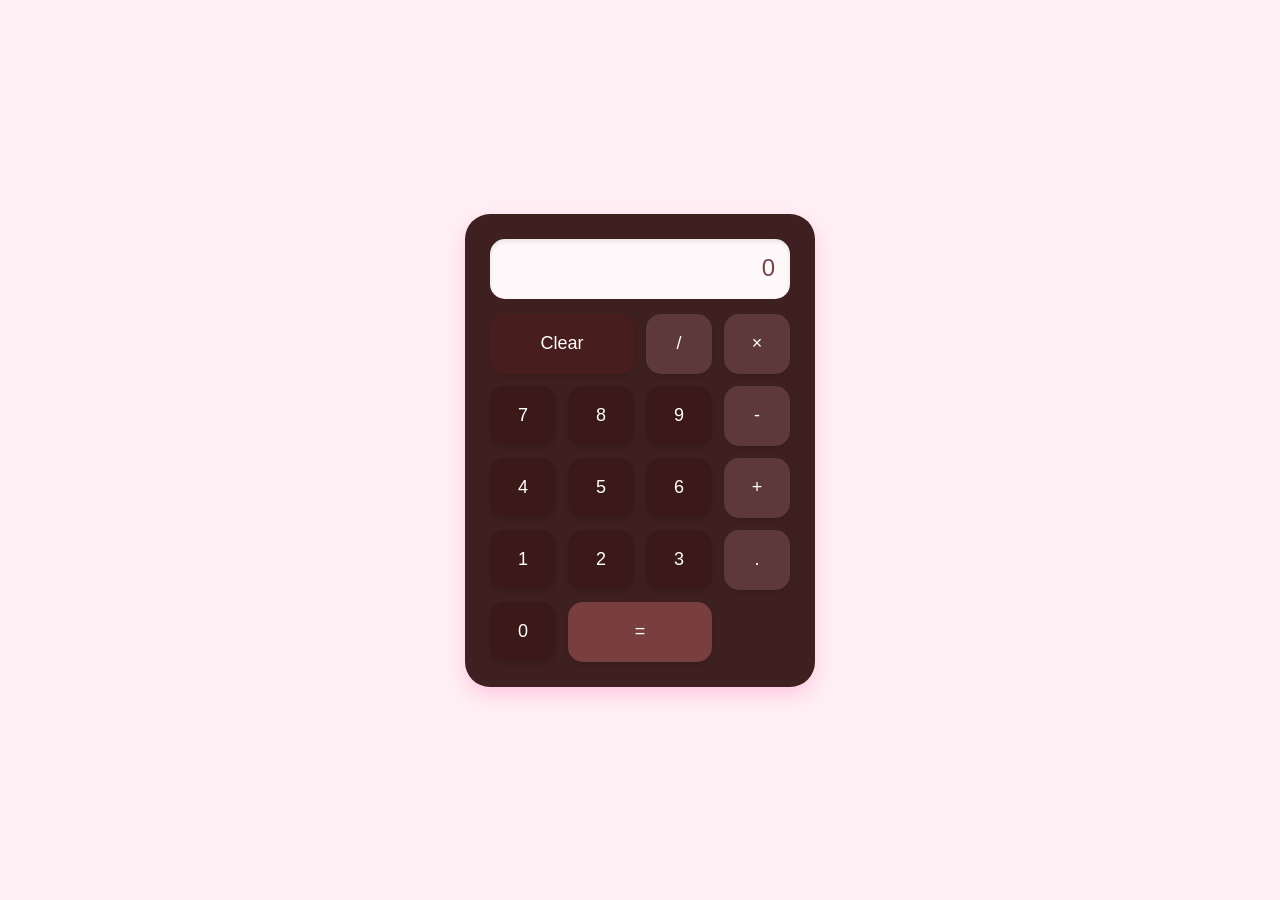
<file: WT/calci.html>
<!DOCTYPE html>
<html lang="en">
<head>
    <meta charset="UTF-8">
    <meta name="viewport" content="width=device-width, initial-scale=1.0">
    <title>Simple Calculator</title>
    <link rel="stylesheet" type="text/css" href="calci.css">
    <style>
         body {
            font-family: Arial, sans-serif;
            display: flex;
            justify-content: center;
            align-items: center;
            height: 100vh;
            background-color: #fff0f5; 
            margin: 0;
        }
    </style>
</head>
<body>
    <div class="calculator">
        <div class="display" id="display">0</div>
        <div class="buttons">
            <button class="clear" onclick="clearDisplay()">Clear</button>
            <button class="operator" onclick="appendOperator('/')">/</button>
            <button class="operator" onclick="appendOperator('*')">×</button>
            <button onclick="appendNumber('7')">7</button>
            <button onclick="appendNumber('8')">8</button>
            <button onclick="appendNumber('9')">9</button>
            <button class="operator" onclick="appendOperator('-')">-</button>
            <button onclick="appendNumber('4')">4</button>
            <button onclick="appendNumber('5')">5</button>
            <button onclick="appendNumber('6')">6</button>
            <button class="operator" onclick="appendOperator('+')">+</button>
            <button onclick="appendNumber('1')">1</button>
            <button onclick="appendNumber('2')">2</button>
            <button onclick="appendNumber('3')">3</button>
            <button class="operator" onclick="appendDecimal()">.</button>
            <button onclick="appendNumber('0')">0</button>
            <button class="equals" onclick="calculate()">=</button>
        </div>
    </div>
    <script src="calci.js"></script>
</body>
</html>
</file>
<file: WT/calci.css>
.calculator {
            background-color: rgb(63, 32, 32);
            border-radius: 25px; 
            box-shadow: 0 8px 20px rgba(255, 105, 180, 0.3);
            padding: 25px;
            width: 300px;
        }
        
        .display {
            background-color: #fff8fa;
            border-radius: 15px; 
            margin-bottom: 15px;
            padding: 15px;
            text-align: right;
            font-size: 24px;
            height: 30px;
            overflow: hidden;
            box-shadow: inset 0 2px 5px rgba(0, 0, 0, 0.1);
            color:rgb(112, 71, 71); 
        }
        
        .buttons {
            display: grid;
            grid-template-columns: repeat(4, 1fr);
            grid-gap: 12px;
        }
        
        button {
            background-color: rgb(59, 25, 25); 
            border: none;
            border-radius: 15px; 
            color: white;
            cursor: pointer;
            font-size: 18px;
            height: 60px;
            transition: all 0.2s ease;
            box-shadow: 0 3px 5px rgba(0, 0, 0, 0.1);
        }
        
        button:hover {
            background-color: rgb(82, 34, 34); 
            transform: translateY(-2px);
        }
        
        .operator {
            background-color: rgb(93, 57, 57); 
        }
        
        .operator:hover {
            background-color: rgb(116, 60, 60); 
        }
        
        .clear, .equals {
            grid-column: span 2;
        }
        
        .clear {
            background-color: rgb(71, 29, 29); 
        }
        
        .clear:hover {
            background-color: rgb(121, 62, 62); 
        }
        
        .equals {
            background-color: rgb(121, 62, 62); 
        }
        
        .equals:hover {
            background-color: rgb(121, 68, 68); 
        }
</file>
